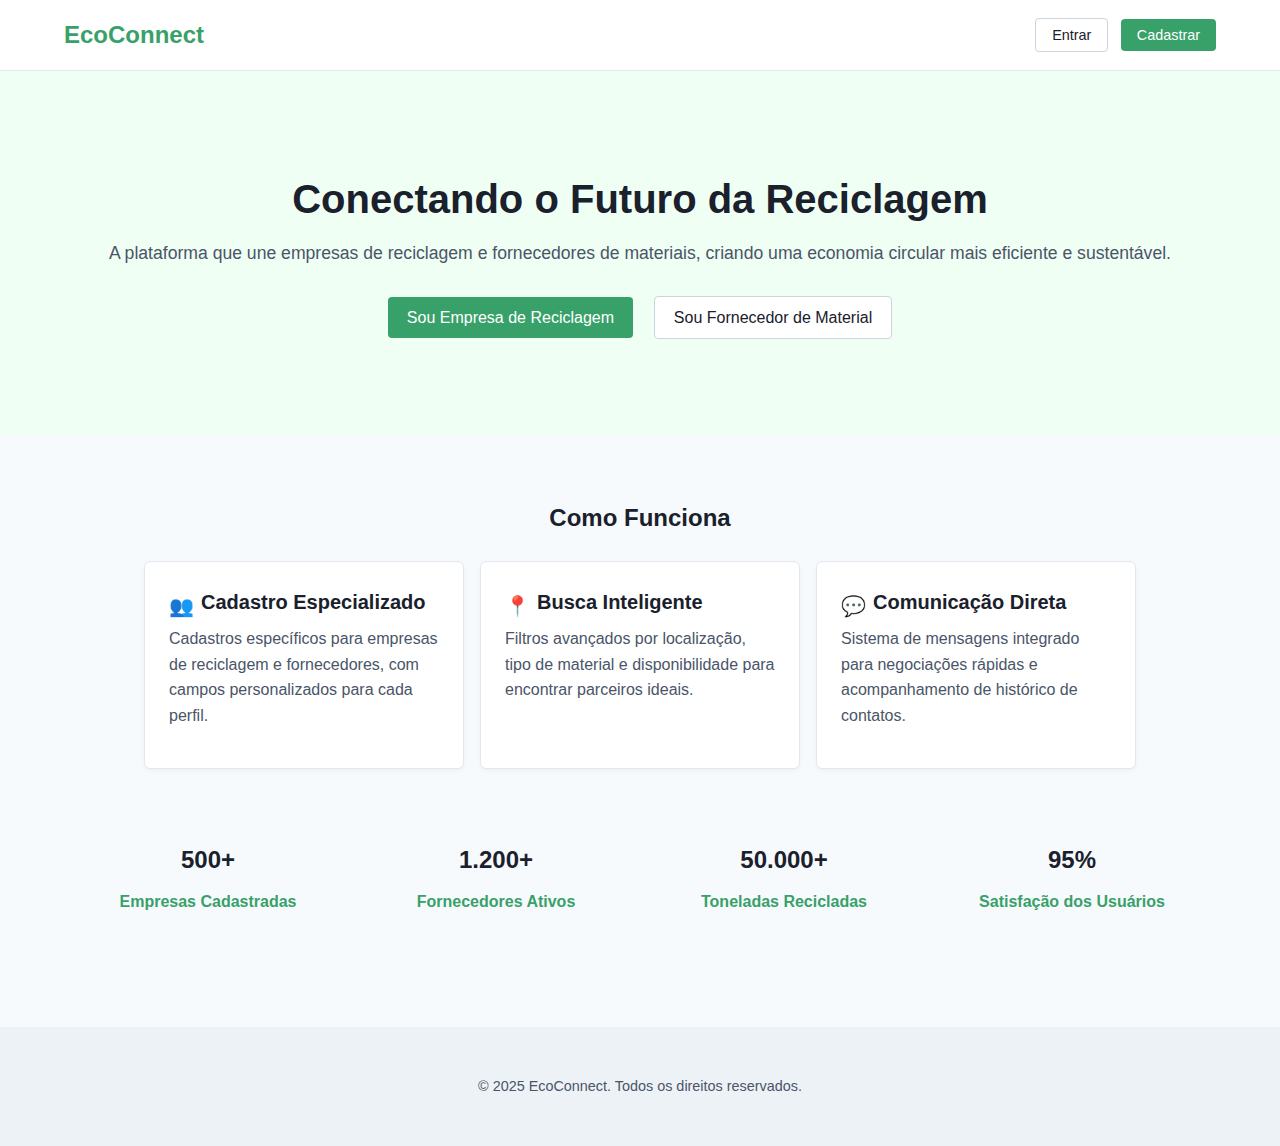
<file: index.html>
<!DOCTYPE html>
<html lang="pt-BR">
<head>
  <meta charset="UTF-8" />
  <meta name="viewport" content="width=device-width, initial-scale=1.0" />
  <title>EcoConnect – Conectando o Futuro da Reciclagem</title>
  <link rel="stylesheet" href="css/style.css" />
</head>
<body>
 
  <header class="site-header">
    <div class="container">
      <a href="index.html" class="logo">EcoConnect</a>
      <div class="nav-buttons">
        <a href="login.html" class="login">Entrar</a>
        <a href="register.html" class="signup">Cadastrar</a>
      </div>
    </div>
  </header>

  
  <section class="hero-section">
    <div class="container">
      <h1>Conectando o Futuro da Reciclagem</h1>
      <p class="subtitle">
        A plataforma que une empresas de reciclagem e fornecedores de materiais,
        criando uma economia circular mais eficiente e sustentável.
      </p>
      <div class="hero-buttons">
        <button class="btn-primary" onclick="location.href='register.html#empresa'">
          Sou Empresa de Reciclagem
        </button>
        <button class="btn-secondary" onclick="location.href='register.html#fornecedor'">
          Sou Fornecedor de Material
        </button>
      </div>
    </div>
  </section>

  
  <section class="how-it-works">
    <div class="container">
      <h2>Como Funciona</h2>
      <div class="features-grid">
        <div class="feature-card card">
          <h3>
            <span class="icon green">👥</span>
            Cadastro Especializado
          </h3>
          <p>
            Cadastros específicos para empresas de reciclagem e fornecedores, com
            campos personalizados para cada perfil.
          </p>
        </div>
        <div class="feature-card card">
          <h3>
            <span class="icon blue">📍</span>
            Busca Inteligente
          </h3>
          <p>
            Filtros avançados por localização, tipo de material e disponibilidade
            para encontrar parceiros ideais.
          </p>
        </div>
        <div class="feature-card card">
          <h3>
            <span class="icon purple">💬</span>
            Comunicação Direta
          </h3>
          <p>
            Sistema de mensagens integrado para negociações rápidas e acompanhamento
            de histórico de contatos.
          </p>
        </div>
      </div>

     
      <div class="metrics">
        <div class="metric">
          <h3>500+</h3>
          <p>Empresas Cadastradas</p>
        </div>
        <div class="metric">
          <h3>1.200+</h3>
          <p>Fornecedores Ativos</p>
        </div>
        <div class="metric">
          <h3>50.000+</h3>
          <p>Toneladas Recicladas</p>
        </div>
        <div class="metric">
          <h3>95%</h3>
          <p>Satisfação dos Usuários</p>
        </div>
      </div>
    </div>
  </section>

 
  <footer class="site-footer">
    <div class="container">
      © 2025 EcoConnect. Todos os direitos reservados.
    </div>
  </footer>
</body>
</html>
</file>
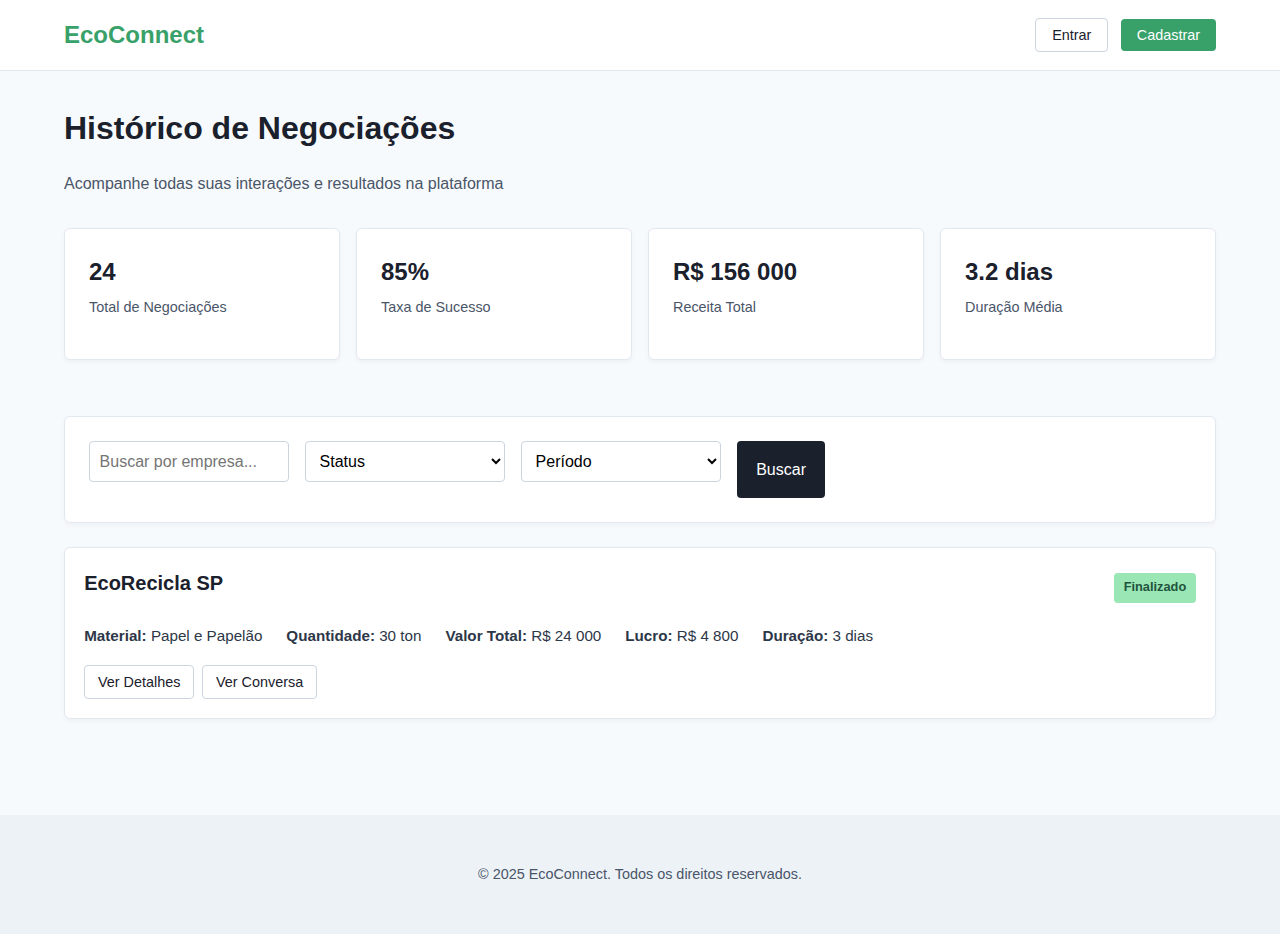
<file: history.html>
<!DOCTYPE html>
<html lang="pt-BR">
<head>
  <meta charset="UTF-8" />
  <meta name="viewport" content="width=device-width, initial-scale=1.0" />
  <title>EcoConnect – Histórico de Negociações</title>
  <link rel="stylesheet" href="css/style.css" />
</head>
<body>
  <!-- ========== HEADER COMUM ========== -->
  <header class="site-header">
    <div class="container">
      <a href="index.html" class="logo">EcoConnect</a>
      <div class="nav-buttons">
        <a href="login.html" class="login">Entrar</a>
        <a href="register.html" class="signup">Cadastrar</a>
      </div>
    </div>
  </header>

  <div class="container">
    <h1>Histórico de Negociações</h1>
    <p style="color: var(--gray-600); margin-bottom: 2rem;">
      Acompanhe todas suas interações e resultados na plataforma
    </p>

    <!-- ========== CARTÕES DE ESTATÍSTICAS ========== -->
    <div class="stats-cards">
      <div class="stat-card card stat">
        <h3>24</h3>
        <p>Total de Negociações</p>
      </div>
      <div class="stat-card card stat">
        <h3>85%</h3>
        <p>Taxa de Sucesso</p>
      </div>
      <div class="stat-card card stat">
        <h3>R$ 156 000</h3>
        <p>Receita Total</p>
      </div>
      <div class="stat-card card stat">
        <h3>3.2 dias</h3>
        <p>Duração Média</p>
      </div>
    </div>

    <!-- ========== FILTROS ========== -->
    <div class="card filters">
      <input
        type="text"
        id="filter-company"
        placeholder="Buscar por empresa..."
      />
      <select id="filter-status">
        <option value="">Status</option>
        <option>Finalizado</option>
        <option>Em Andamento</option>
        <option>Cancelado</option>
      </select>
      <select id="filter-period">
        <option value="">Período</option>
        <option>Últimos 7 dias</option>
        <option>Últimos 30 dias</option>
        <option>Último Ano</option>
      </select>
      <button id="btn-search-negotiations" class="btn-primary">
        Buscar
      </button>
    </div>

    <!-- ========== TABELA / LISTAGEM DE NEGOCIAÇÕES ========== -->
    <div id="negotiations-list">
      <!-- Card de Exemplo -->
      <div class="negotiation-card card">
        <div class="header">
          <h3>EcoRecicla SP</h3>
          <span class="badge-completed">Finalizado</span>
        </div>
        <div class="info">
          <span><strong>Material:</strong> Papel e Papelão</span>
          <span><strong>Quantidade:</strong> 30 ton</span>
          <span><strong>Valor Total:</strong> R$ 24 000</span>
          <span><strong>Lucro:</strong> R$ 4 800</span>
          <span><strong>Duração:</strong> 3 dias</span>
        </div>
        <div class="footer">
          <button class="btn-secondary">Ver Detalhes</button>
          <button class="btn-secondary">Ver Conversa</button>
        </div>
      </div>

      <!-- Demais cards seguem o mesmo padrão -->
    </div>
  </div>

  <footer class="site-footer">
    <div class="container">
      © 2025 EcoConnect. Todos os direitos reservados.
    </div>
  </footer>

  <script src="js/main.js"></script>
</body>
</html>
</file>
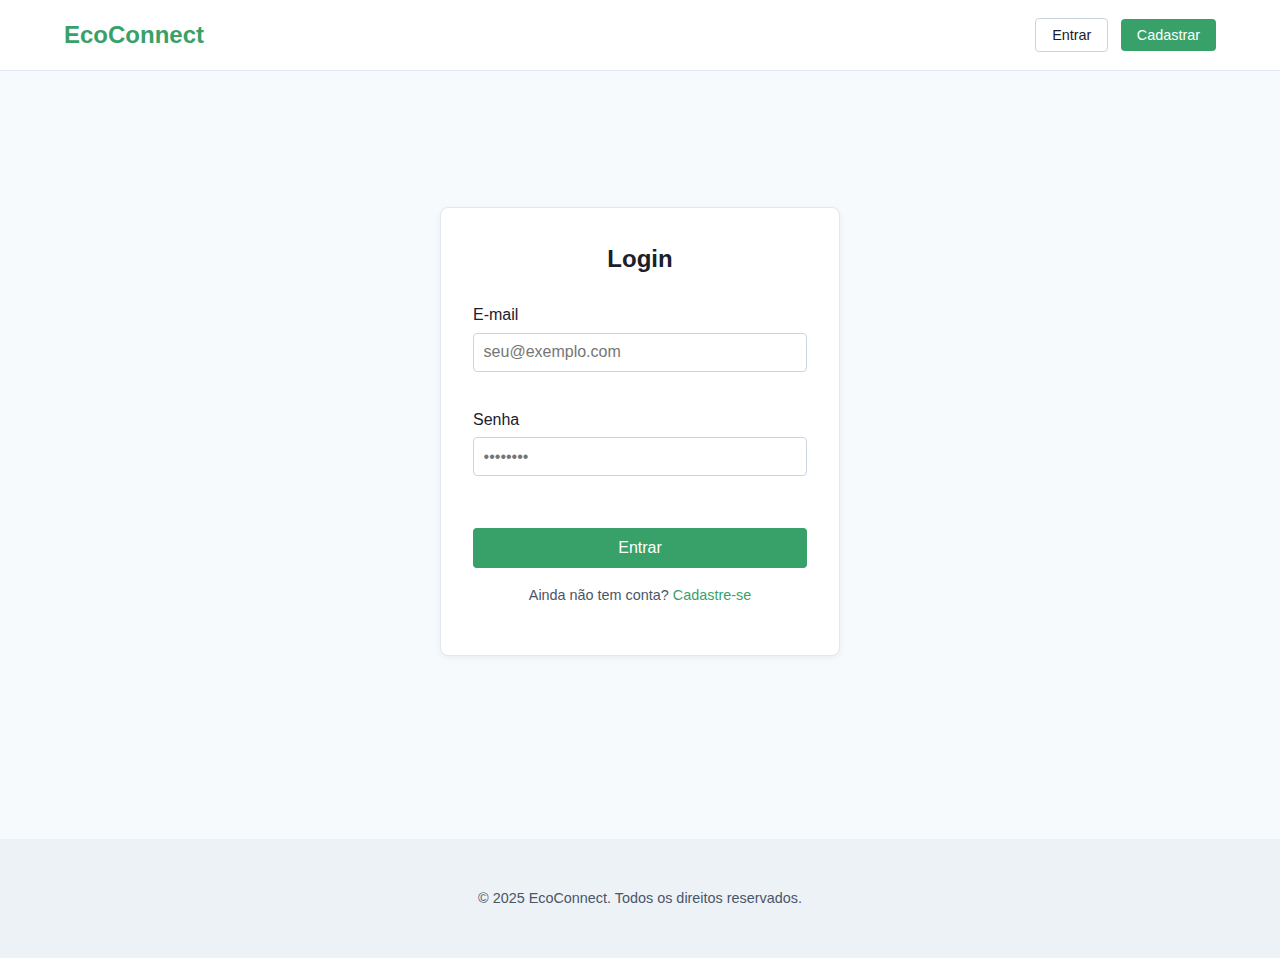
<file: login.html>
<!DOCTYPE html>
<html lang="pt-BR">
<head>
  <meta charset="UTF-8" />
  <meta name="viewport" content="width=device-width, initial-scale=1.0" />
  <title>EcoConnect – Login</title>
  <link rel="stylesheet" href="css/style.css" />
  <style>
    /* Estilização rápida para centralizar o form de login */
    .login-container {
      display: flex;
      align-items: center;
      justify-content: center;
      min-height: 80vh;
    }
    .login-box {
      background-color: var(--white);
      border: 1px solid var(--gray-200);
      border-radius: 8px;
      padding: 2rem;
      max-width: 400px;
      width: 100%;
      box-shadow: 0 2px 6px rgba(0,0,0,0.05);
    }
    .login-box h2 {
      text-align: center;
      margin-bottom: 1.5rem;
      color: var(--gray-800);
    }
    .login-box .form-group {
      margin-bottom: 1.2rem;
    }
    .login-box label {
      display: block;
      margin-bottom: 0.3rem;
      font-weight: 500;
    }
    .login-box input[type="email"],
    .login-box input[type="password"] {
      width: 100%;
      padding: 0.6rem;
      border: 1px solid var(--gray-300);
      border-radius: 4px;
      font-size: 1rem;
    }
    .login-box input:focus {
      outline: none;
      border-color: var(--green-500);
    }
    .login-box .btn-login {
      background-color: var(--green-500);
      color: var(--white);
      width: 100%;
      padding: 0.7rem;
      font-size: 1rem;
      border-radius: 4px;
      border: none;
      margin-top: 1rem;
    }
    .login-box .btn-login:hover {
      background-color: #2f855a;
    }
    .login-box .error {
      color: #e53e3e;
      font-size: 0.9rem;
      margin-top: 0.6rem;
      text-align: center;
    }
    .login-box .link-cad {
      text-align: center;
      margin-top: 1rem;
      font-size: 0.9rem;
      color: var(--gray-600);
    }
    .login-box .link-cad a {
      color: var(--green-500);
      text-decoration: none;
    }
    .login-box .link-cad a:hover {
      text-decoration: underline;
    }
  </style>
</head>
<body>
  <!-- HEADER IGUAL ÀS DEMAIS PÁGINAS, COM “Entrar” APONTANDO PARA login.html -->
  <header class="site-header">
    <div class="container">
      <a href="index.html" class="logo">EcoConnect</a>
      <div class="nav-buttons">
        <a href="login.html" class="login">Entrar</a>
        <a href="register.html" class="signup">Cadastrar</a>
      </div>
    </div>
  </header>

  <!-- CAIXA CENTRAL DE LOGIN -->
  <div class="login-container">
    <div class="login-box">
      <h2>Login</h2>
      <form id="form-login">
        <div class="form-group">
          <label for="login-email">E-mail</label>
          <input type="email" id="login-email" placeholder="seu@exemplo.com" required />
        </div>
        <div class="form-group">
          <label for="login-senha">Senha</label>
          <input type="password" id="login-senha" placeholder="••••••••" required />
        </div>
        <div id="login-error" class="error" style="display: none;">
          <!-- Mensagem de erro aparece aqui via JS -->
        </div>
        <button type="submit" class="btn-login">Entrar</button>
        <p class="link-cad">
          Ainda não tem conta? <a href="register.html">Cadastre-se</a>
        </p>
      </form>
    </div>
  </div>

  <!-- FOOTER OPCIONAL -->
  <footer class="site-footer">
    <div class="container">
      © 2025 EcoConnect. Todos os direitos reservados.
    </div>
  </footer>

  <script src="js/main.js"></script>
</body>
</html>
</file>
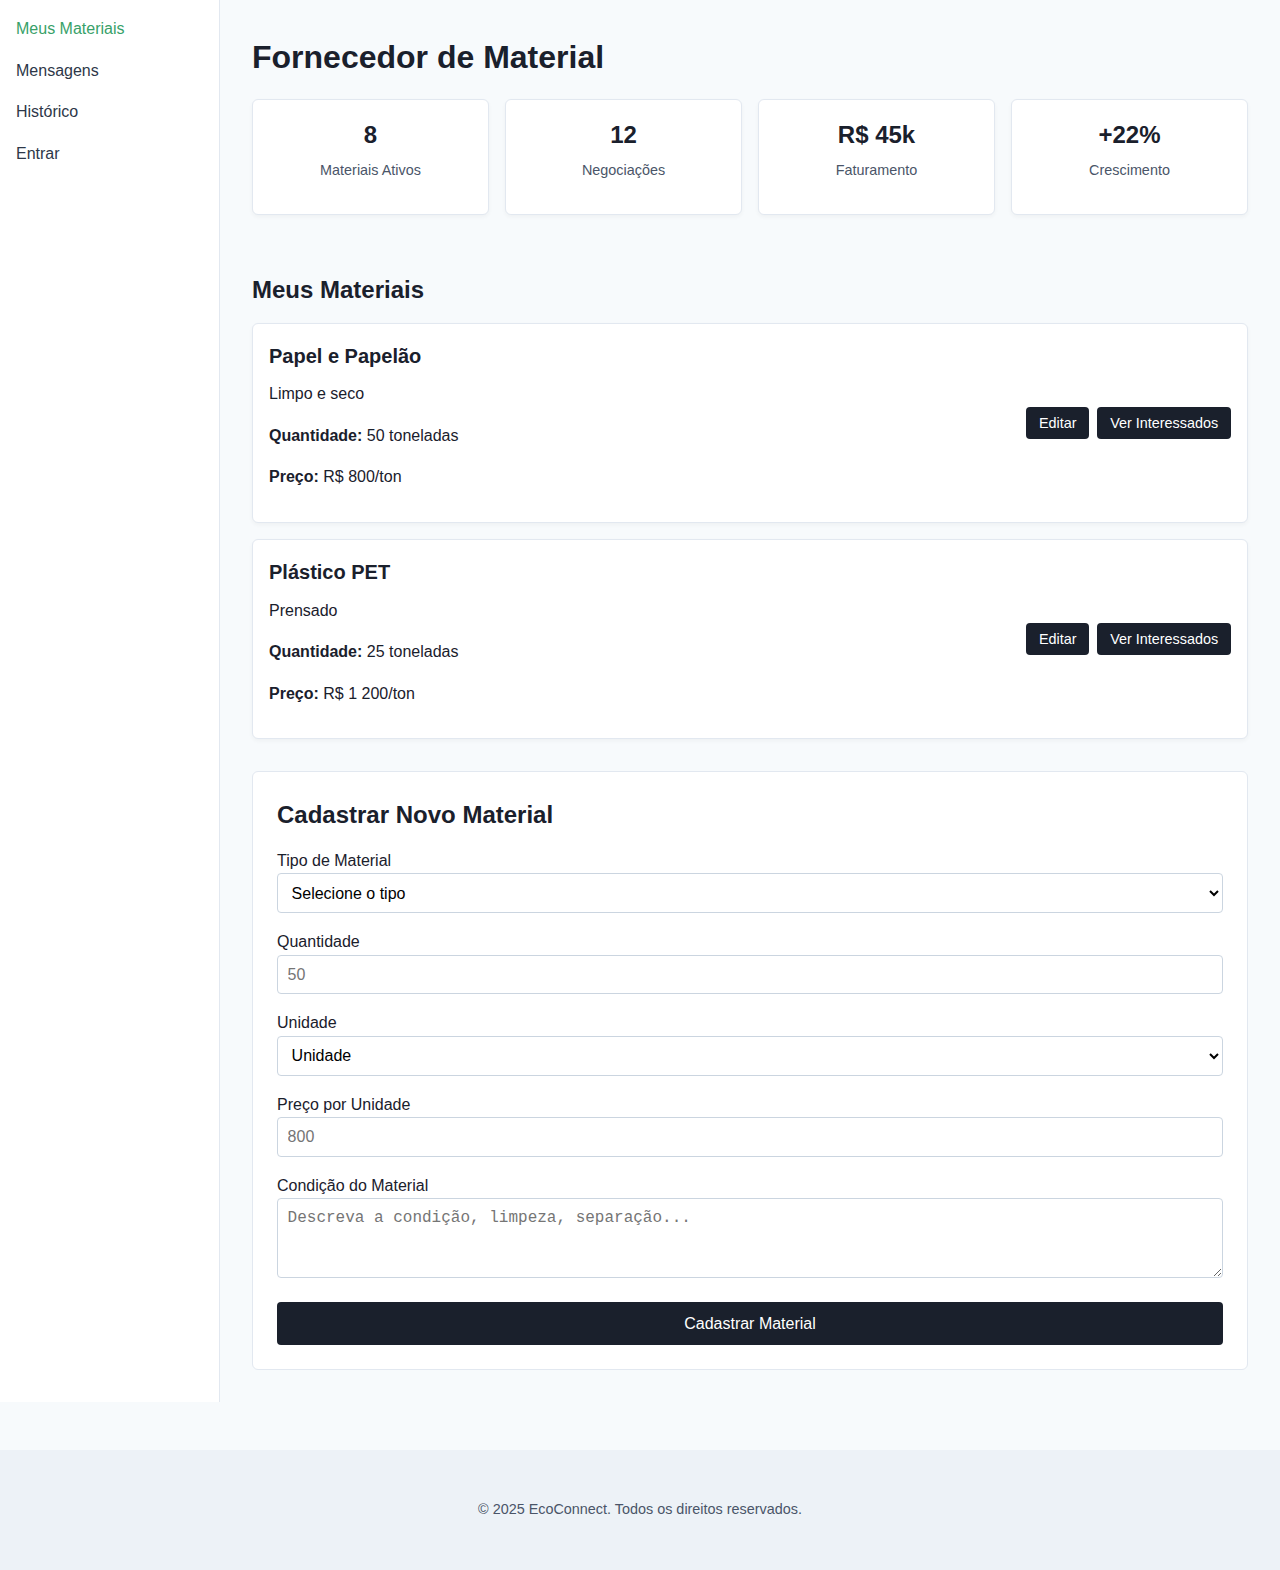
<file: materials.html>
<!DOCTYPE html>
<html lang="pt-BR">
<head>
  <meta charset="UTF-8" />
  <meta name="viewport" content="width=device-width, initial-scale=1.0" />
  <title>EcoConnect – Meus Materiais</title>
  <link rel="stylesheet" href="css/style.css" />
  <style>
    /* Ajuste específico para deixar o layout lado a lado */
    .layout {
      display: flex;
      min-height: 100vh;
    }
  </style>
</head>
<body>
  <div class="layout">
    <!-- ========== SIDEBAR ========== -->
    <nav class="sidebar">
      <ul>
        <li><a href="materials.html" class="active">Meus Materiais</a></li>
        <li><a href="messages.html">Mensagens</a></li>
        <li><a href="history.html">Histórico</a></li>
        <li><a href="login.html" class="login">Entrar</a></li>
      </ul>
    </nav>

    <!-- ========== CONTEÚDO PRINCIPAL ========== -->
    <div class="main-content">
      <h1>Fornecedor de Material</h1>

      <!-- ===== TOP STATS ===== -->
      <div class="top-stats">
        <div class="stat card">
          <h3>8</h3>
          <p>Materiais Ativos</p>
        </div>
        <div class="stat card">
          <h3>12</h3>
          <p>Negociações</p>
        </div>
        <div class="stat card">
          <h3>R$ 45k</h3>
          <p>Faturamento</p>
        </div>
        <div class="stat card">
          <h3>+22%</h3>
          <p>Crescimento</p>
        </div>
      </div>

      <!-- ===== LISTA DE MATERIAIS ATIVOS ===== -->
      <section class="material-list">
        <h2>Meus Materiais</h2>

        <!-- Card de Material Exemplo -->
        <div class="material-card card">
          <div class="details">
            <h3>Papel e Papelão</h3>
            <p>Limpo e seco</p>
            <p><strong>Quantidade:</strong> 50 toneladas</p>
            <p><strong>Preço:</strong> R$ 800/ton</p>
          </div>
          <div class="actions">
            <button class="btn-edit">Editar</button>
            <button class="btn-interested">Ver Interessados</button>
          </div>
        </div>

        <div class="material-card card">
          <div class="details">
            <h3>Plástico PET</h3>
            <p>Prensado</p>
            <p><strong>Quantidade:</strong> 25 toneladas</p>
            <p><strong>Preço:</strong> R$ 1 200/ton</p>
          </div>
          <div class="actions">
            <button class="btn-edit">Editar</button>
            <button class="btn-interested">Ver Interessados</button>
          </div>
        </div>

        <!-- Demais cards seguem mesmo padrão -->
      </section>

      <!-- ===== FORMULÁRIO DE NOVO MATERIAL ===== -->
      <section class="form-new-material">
        <h2>Cadastrar Novo Material</h2>
        <form>
          <label for="material-type">Tipo de Material</label>
          <select id="material-type">
            <option value="">Selecione o tipo</option>
            <option>Papel e Papelão</option>
            <option>Plástico PET</option>
            <option>Vidro</option>
            <option>Alumínio</option>
            <!-- e assim por diante -->
          </select>

          <label for="material-quantity">Quantidade</label>
          <input type="number" id="material-quantity" placeholder="50" />

          <label for="material-unit">Unidade</label>
          <select id="material-unit">
            <option value="">Unidade</option>
            <option>toneladas</option>
            <option>kg</option>
          </select>

          <label for="material-price">Preço por Unidade</label>
          <input
            type="number"
            id="material-price"
            placeholder="800"
            step="0.01"
          />

          <label for="material-condition">Condição do Material</label>
          <textarea
            id="material-condition"
            class="form-textarea"
            placeholder="Descreva a condição, limpeza, separação..."
          ></textarea>

          <button id="btn-add-material" class="btn-submit">Cadastrar Material</button>
        </form>
      </section>
    </div>
  </div>

  <footer class="site-footer">
    <div class="container">
      © 2025 EcoConnect. Todos os direitos reservados.
    </div>
  </footer>

  <script src="js/main.js"></script>
</body>
</html>
</file>
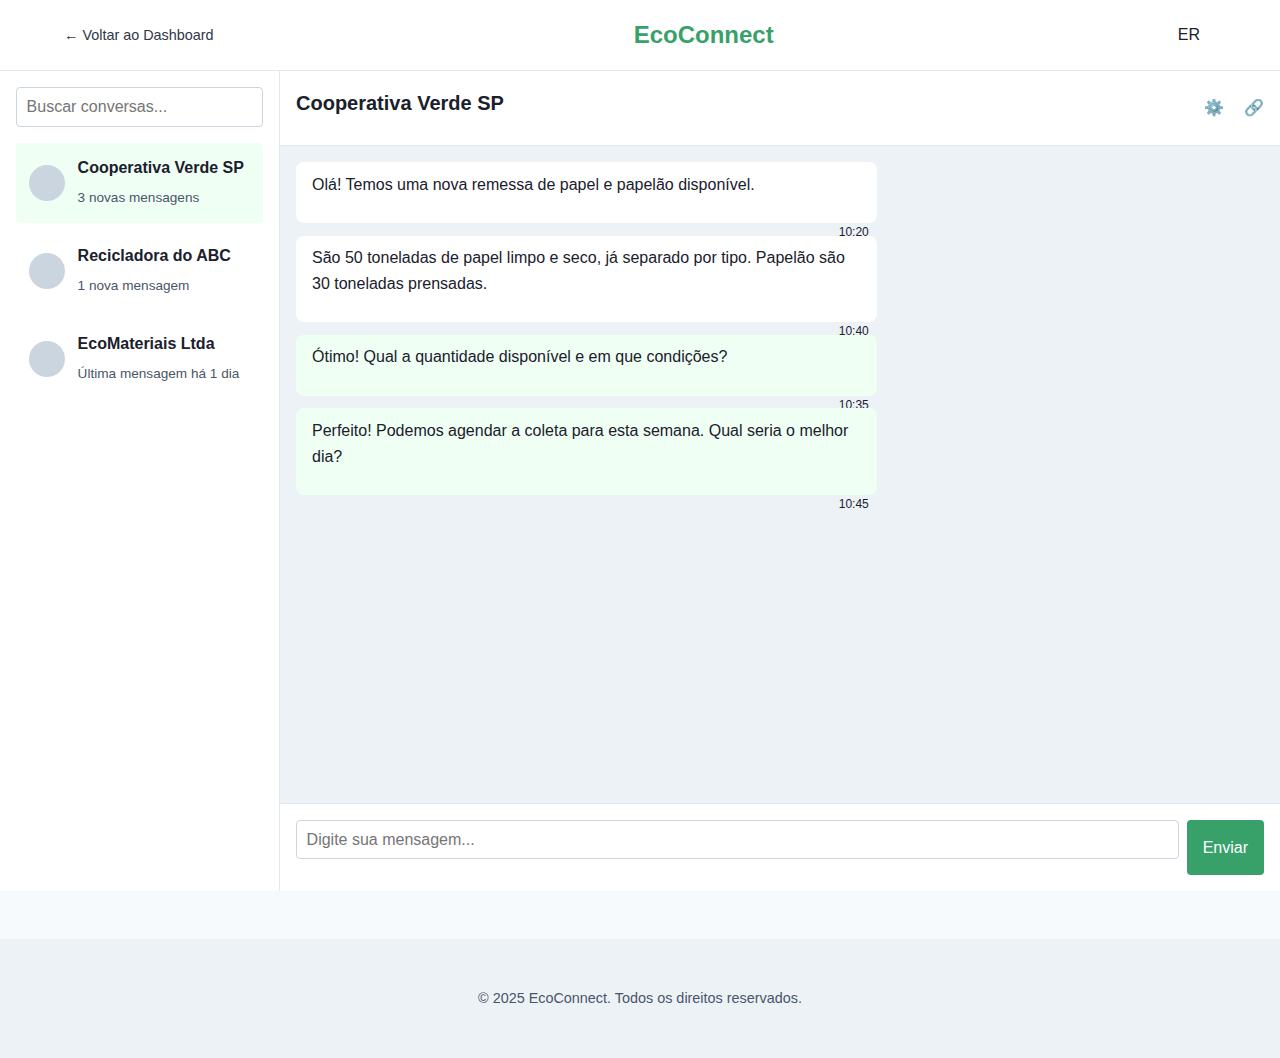
<file: messages.html>
<!DOCTYPE html>
<html lang="pt-BR">
<head>
  <meta charset="UTF-8" />
  <meta name="viewport" content="width=device-width, initial-scale=1.0" />
  <title>EcoConnect – Mensagens</title>
  <link rel="stylesheet" href="css/style.css" />
</head>
<body>
  
  <header class="site-header">
    <div class="container">
      <a href="materials.html" style="text-decoration:none; color: var(--gray-700); font-size: 0.9rem;">
        ← Voltar ao Dashboard
      </a>
      <a href="login.html" class="logo" style="margin-left: 1rem;">EcoConnect</a>
      <div class="nav-buttons">
       
        <span style="margin-right:1rem;">ER</span> 
      </div>
    </div>
  </header>

  <div class="chat-container">
    
    <div class="chat-sidebar">
      <input
        type="text"
        placeholder="Buscar conversas..."
        style="margin-bottom: 1rem; padding: 0.6rem; border: 1px solid var(--gray-300); border-radius: 4px;"
      />

      <div class="conversation-list">
       
        <div class="conversation-item active">
          <div class="avatar"></div>
          <div class="info">
            <h4>Cooperativa Verde SP</h4>
            <span>3 novas mensagens</span>
          </div>
        </div>
        <div class="conversation-item">
          <div class="avatar"></div>
          <div class="info">
            <h4>Recicladora do ABC</h4>
            <span>1 nova mensagem</span>
          </div>
        </div>
        <div class="conversation-item">
          <div class="avatar"></div>
          <div class="info">
            <h4>EcoMateriais Ltda</h4>
            <span>Última mensagem há 1 dia</span>
          </div>
        </div>
        
      </div>
    </div>

    
    <div class="chat-main">
      
      <div class="chat-header">
        <h3 id="chat-header-name">Cooperativa Verde SP</h3>
        <div>
          <span style="cursor:pointer; margin-right:1rem;">⚙️</span>
          <span style="cursor:pointer;">🔗</span>
        </div>
      </div>

    
      <div class="chat-messages">
       
        <div class="message receiver">
          <p>Olá! Temos uma nova remessa de papel e papelão disponível.</p>
          <span class="timestamp">10:20</span>
        </div>
        <div class="message receiver">
          <p>
            São 50 toneladas de papel limpo e seco, já separado por tipo. Papelão
            são 30 toneladas prensadas.
          </p>
          <span class="timestamp">10:40</span>
        </div>

        
        <div class="message sender">
          <p>
            Ótimo! Qual a quantidade disponível e em que condições?
          </p>
          <span class="timestamp">10:35</span>
        </div>
        <div class="message sender">
          <p>
            Perfeito! Podemos agendar a coleta para esta semana. Qual seria o
            melhor dia?
          </p>
          <span class="timestamp">10:45</span>
        </div>
      </div>

      
      <div class="chat-input-area">
        <input
          type="text"
          id="input-message"
          placeholder="Digite sua mensagem..."
        />
        <button id="btn-send-msg">
          Enviar
        </button>
      </div>
    </div>
  </div>

  <footer class="site-footer">
    <div class="container">
      © 2025 EcoConnect. Todos os direitos reservados.
    </div>
  </footer>

  <script src="js/main.js"></script>
</body>
</html>
</file>
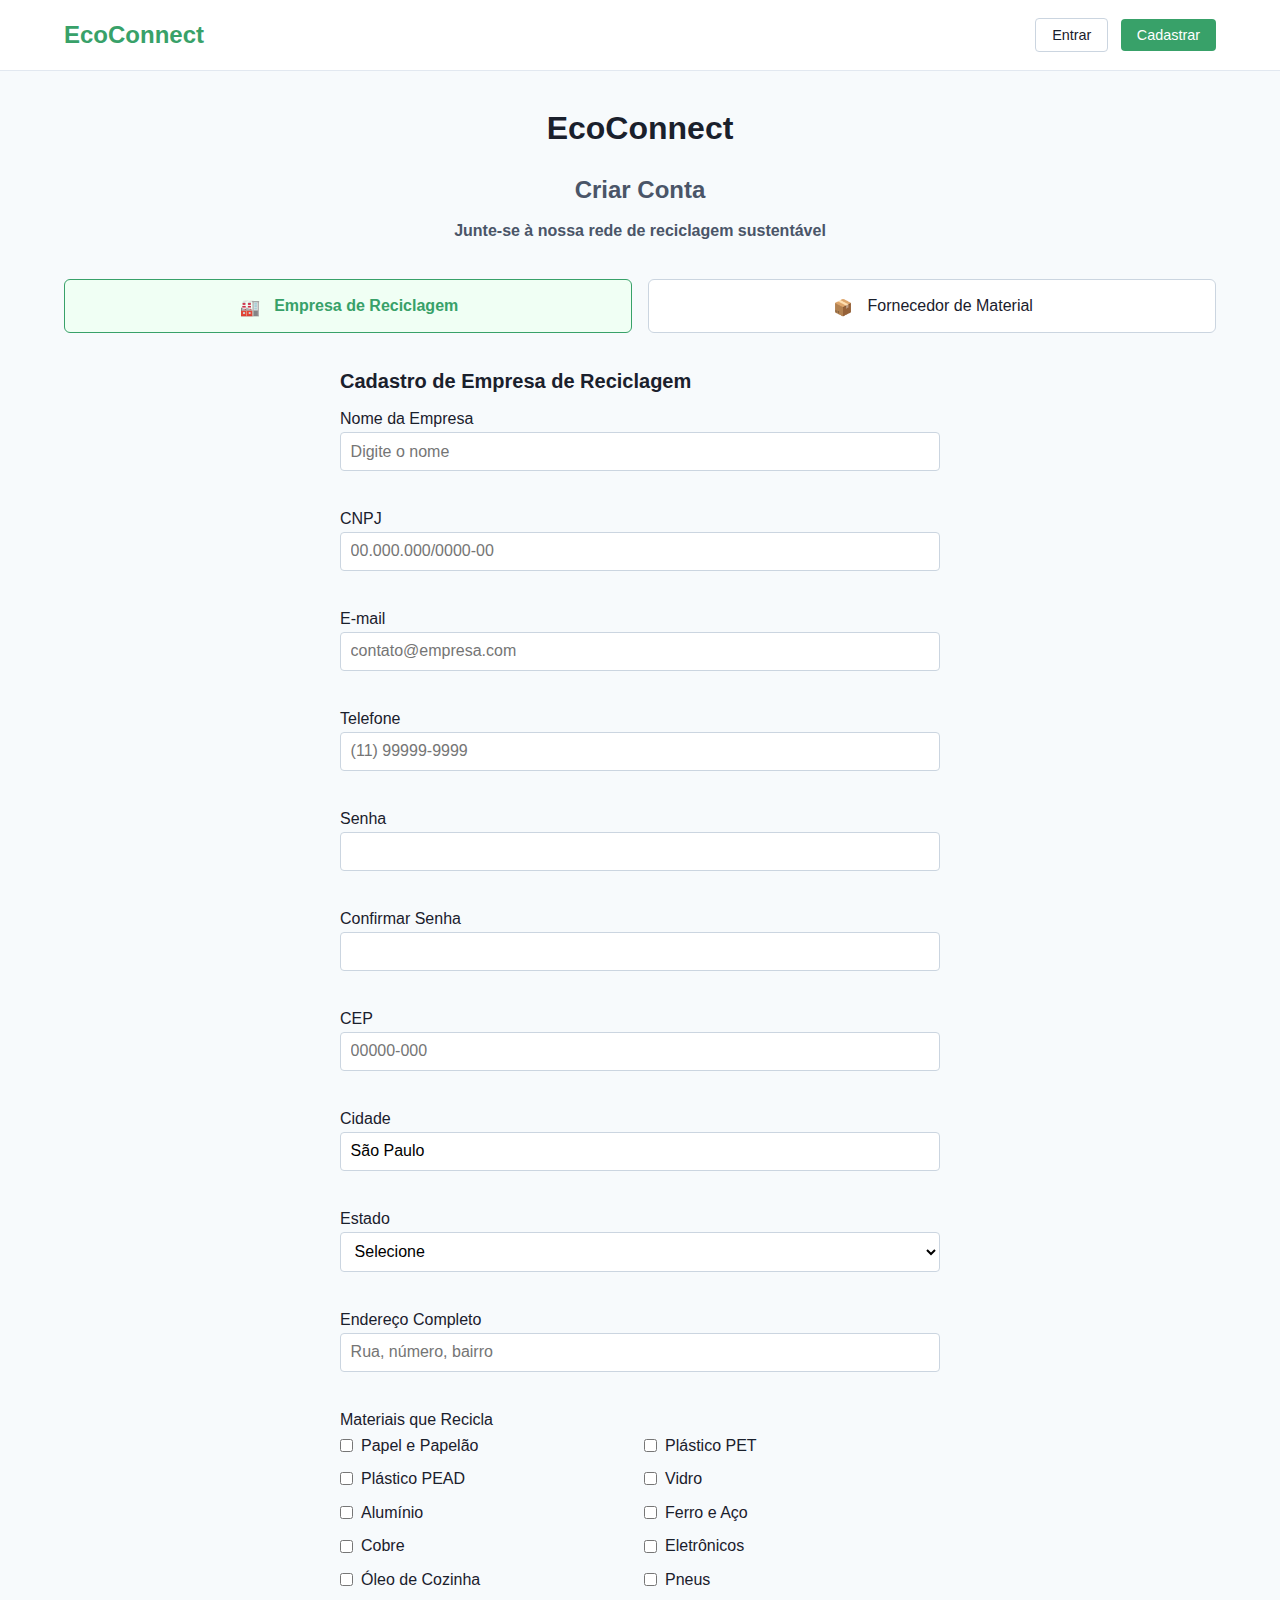
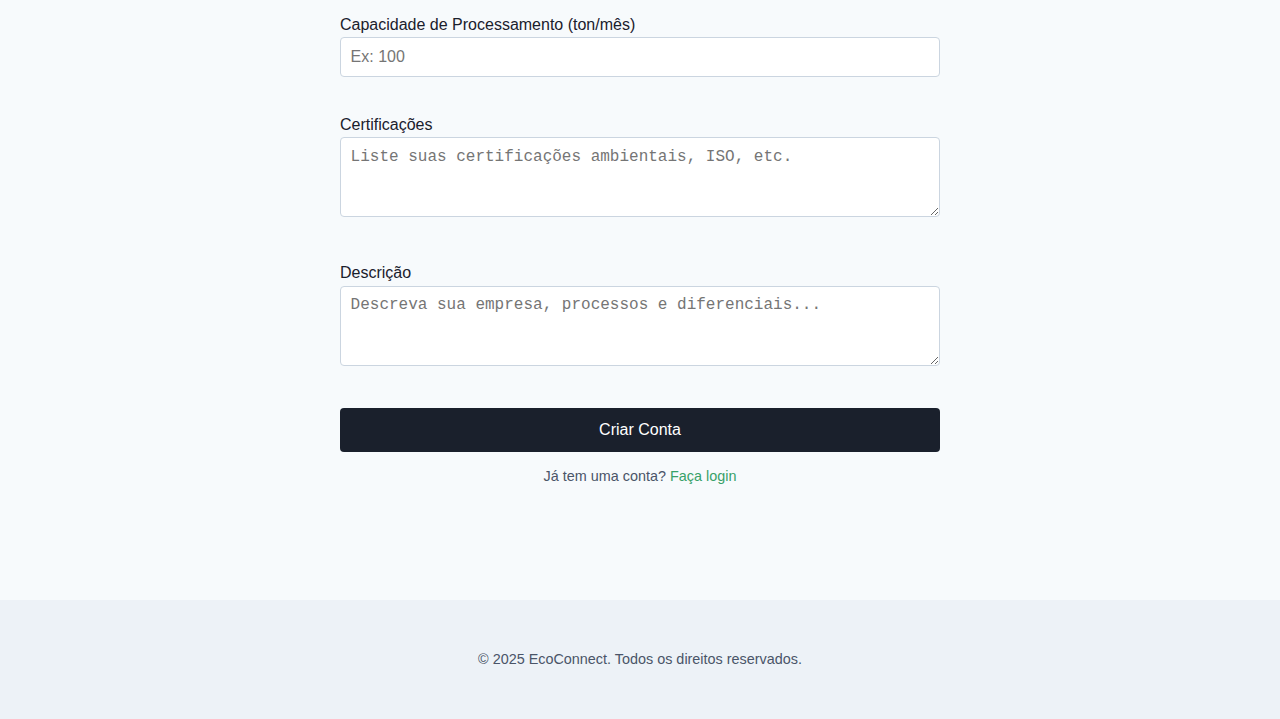
<file: register.html>
<!DOCTYPE html>
<html lang="pt-BR">
<head>
  <meta charset="UTF-8" />
  <meta name="viewport" content="width=device-width, initial-scale=1.0" />
  <title>EcoConnect – Criar Conta</title>
  <link rel="stylesheet" href="css/style.css" />
</head>
<body>
  <!-- ========== HEADER COMUM ========== -->
  <header class="site-header">
    <div class="container">
      <a href="index.html" class="logo">EcoConnect</a>
      <div class="nav-buttons">
        <a href="login.html" class="login">Entrar</a>
        <a href="register.html" class="signup">Cadastrar</a>
      </div>
    </div>
  </header>

  <div class="container">
    <h1 style="text-align: center; margin-bottom: 1rem;">EcoConnect</h1>
    <h2 style="text-align: center; margin-bottom: 2rem; color: var(--gray-600);">
      Criar Conta
      <br />
      <span style="font-size: 1rem; color: var(--gray-500);">
        Junte-se à nossa rede de reciclagem sustentável
      </span>
    </h2>

    <!-- ========== ABAS “Empresa de Reciclagem” e “Fornecedor de Material” ========== -->
    <div class="tabs">
      <div class="tab active" data-target="section-empresa">
        <span class="icon green">🏭</span>
        Empresa de Reciclagem
      </div>
      <div class="tab" data-target="section-fornecedor">
        <span class="icon blue">📦</span>
        Fornecedor de Material
      </div>
    </div>

    <!-- ========== FORMULÁRIOS ========= -->
    <form id="form-registro">
      <!-- --------- FORMULÁRIO: Empresa de Reciclagem --------- -->
      <div id="section-empresa" class="form-section active">
        <h3>Cadastro de Empresa de Reciclagem</h3>

        <!-- Informações Básicas -->
        <div class="form-group">
          <label for="empresa-name">Nome da Empresa</label>
          <input type="text" id="empresa-name" placeholder="Digite o nome" />
        </div>
        <div class="form-group">
          <label for="empresa-cnpj">CNPJ</label>
          <input type="text" id="empresa-cnpj" placeholder="00.000.000/0000-00" />
        </div>
        <div class="form-group">
          <label for="empresa-email">E-mail</label>
          <input type="email" id="empresa-email" placeholder="contato@empresa.com" />
        </div>
        <div class="form-group">
          <label for="empresa-tel">Telefone</label>
          <input type="tel" id="empresa-tel" placeholder="(11) 99999-9999" />
        </div>
        <div class="form-group">
          <label for="empresa-senha">Senha</label>
          <input type="password" id="empresa-senha" />
        </div>
        <div class="form-group">
          <label for="empresa-confirm-senha">Confirmar Senha</label>
          <input type="password" id="empresa-confirm-senha" />
        </div>

        <!-- Localização -->
        <div class="form-group">
          <label for="empresa-cep">CEP</label>
          <input type="text" id="empresa-cep" placeholder="00000-000" />
        </div>
        <div class="form-group">
          <label for="empresa-cidade">Cidade</label>
          <input type="text" id="empresa-cidade" value="São Paulo" readonly />
        </div>
        <div class="form-group">
          <label for="empresa-estado">Estado</label>
          <select id="empresa-estado">
            <option value="">Selecione</option>
            <option>SP</option>
            <option>RJ</option>
            <option>MG</option>
            <!-- outras opções -->
          </select>
        </div>
        <div class="form-group">
          <label for="empresa-endereco">Endereço Completo</label>
          <input type="text" id="empresa-endereco" placeholder="Rua, número, bairro" />
        </div>

        <!-- Materiais que Recicla -->
        <div class="form-group">
          <label>Materiais que Recicla</label>
          <div class="form-checkboxes">
            <label><input type="checkbox" value="Papel e Papelão" /> Papel e Papelão</label>
            <label><input type="checkbox" value="Plástico PET" /> Plástico PET</label>
            <label><input type="checkbox" value="Plástico PEAD" /> Plástico PEAD</label>
            <label><input type="checkbox" value="Vidro" /> Vidro</label>
            <label><input type="checkbox" value="Alumínio" /> Alumínio</label>
            <label><input type="checkbox" value="Ferro e Aço" /> Ferro e Aço</label>
            <label><input type="checkbox" value="Cobre" /> Cobre</label>
            <label><input type="checkbox" value="Eletrônicos" /> Eletrônicos</label>
            <label><input type="checkbox" value="Óleo de Cozinha" /> Óleo de Cozinha</label>
            <label><input type="checkbox" value="Pneus" /> Pneus</label>
          </div>
        </div>

        <!-- Informações da Empresa -->
        <div class="form-group">
          <label for="empresa-capacidade">Capacidade de Processamento (ton/mês)</label>
          <input type="number" id="empresa-capacidade" placeholder="Ex: 100" />
        </div>
        <div class="form-group">
          <label for="empresa-certificacoes">Certificações</label>
          <textarea
            id="empresa-certificacoes"
            class="form-textarea"
            placeholder="Liste suas certificações ambientais, ISO, etc."
          ></textarea>
        </div>
        <div class="form-group">
          <label for="empresa-descricao">Descrição</label>
          <textarea
            id="empresa-descricao"
            class="form-textarea"
            placeholder="Descreva sua empresa, processos e diferenciais..."
          ></textarea>
        </div>

        <input type="submit" class="btn-submit" value="Criar Conta" />
        <p class="link-login">
          Já tem uma conta? <a href="index.html">Faça login</a>
        </p>
      </div>

      <!-- --------- FORMULÁRIO: Fornecedor de Material --------- -->
      <div id="section-fornecedor" class="form-section">
        <h3>Cadastro de Fornecedor de Material</h3>

        <!-- Informações Básicas -->
        <div class="form-group">
          <label for="forn-name">Nome / Razão Social</label>
          <input type="text" id="forn-name" placeholder="Digite o nome" />
        </div>
        <div class="form-group">
          <label for="forn-cnpj">CNPJ</label>
          <input type="text" id="forn-cnpj" placeholder="00.000.000/0000-00" />
        </div>
        <div class="form-group">
          <label for="forn-email">E-mail</label>
          <input type="email" id="forn-email" placeholder="contato@empresa.com" />
        </div>
        <div class="form-group">
          <label for="forn-tel">Telefone</label>
          <input type="tel" id="forn-tel" placeholder="(11) 99999-9999" />
        </div>
        <div class="form-group">
          <label for="forn-senha">Senha</label>
          <input type="password" id="forn-senha" />
        </div>
        <div class="form-group">
          <label for="forn-confirm-senha">Confirmar Senha</label>
          <input type="password" id="forn-confirm-senha" />
        </div>

        <!-- Localização -->
        <div class="form-group">
          <label for="forn-cep">CEP</label>
          <input type="text" id="forn-cep" placeholder="00000-000" />
        </div>
        <div class="form-group">
          <label for="forn-cidade">Cidade</label>
          <input type="text" id="forn-cidade" value="São Paulo" readonly />
        </div>
        <div class="form-group">
          <label for="forn-estado">Estado</label>
          <select id="forn-estado">
            <option value="">Selecione</option>
            <option>SP</option>
            <option>RJ</option>
            <option>MG</option>
            <!-- outras opções -->
          </select>
        </div>
        <div class="form-group">
          <label for="forn-endereco">Endereço Completo</label>
          <input type="text" id="forn-endereco" placeholder="Rua, número, bairro" />
        </div>

        <!-- Materiais que Fornece -->
        <div class="form-group">
          <label>Materiais que Forneço</label>
          <div class="form-checkboxes">
            <label><input type="checkbox" value="Papel e Papelão" /> Papel e Papelão</label>
            <label><input type="checkbox" value="Plástico PET" /> Plástico PET</label>
            <label><input type="checkbox" value="Plástico PEAD" /> Plástico PEAD</label>
            <label><input type="checkbox" value="Vidro" /> Vidro</label>
            <label><input type="checkbox" value="Alumínio" /> Alumínio</label>
            <label><input type="checkbox" value="Ferro e Aço" /> Ferro e Aço</label>
            <label><input type="checkbox" value="Cobre" /> Cobre</label>
            <label><input type="checkbox" value="Eletrônicos" /> Eletrônicos</label>
            <label><input type="checkbox" value="Óleo de Cozinha" /> Óleo de Cozinha</label>
            <label><input type="checkbox" value="Pneus" /> Pneus</label>
          </div>
        </div>

        <!-- Informações do Fornecedor -->
        <div class="form-group">
          <label for="forn-volume">Volume Médio Mensal (ton)</label>
          <input type="number" id="forn-volume" placeholder="Ex: 50" />
        </div>
        <div class="form-group">
          <label for="forn-forma-pagto">Forma de Coleta / Pagamento</label>
          <select id="forn-forma-pagto">
            <option value="">Selecione</option>
            <option>À vista</option>
            <option>30 dias</option>
            <option>45 dias</option>
            <option>60 dias</option>
          </select>
        </div>
        <div class="form-group">
          <label for="forn-descricao">Descrição</label>
          <textarea
            id="forn-descricao"
            class="form-textarea"
            placeholder="Descreva suas condições, região e detalhes..."
          ></textarea>
        </div>

        <input type="submit" class="btn-submit" value="Criar Conta" />
        <p class="link-login">
          Já tem uma conta? <a href="index.html">Faça login</a>
        </p>
      </div>
    </form>
  </div>

  <!-- ========== FOOTER ========== -->
  <footer class="site-footer">
    <div class="container">
      © 2025 EcoConnect. Todos os direitos reservados.
    </div>
  </footer>

  <script src="js/main.js"></script>
</body>
</html>
</file>
<file: css/style.css>
* {
  margin: 0;
  padding: 0;
  box-sizing: border-box;
}

html, body {
  font-family: "Inter", sans-serif;
  background-color: #f7fafc; 
  color: #1a202c;             
  line-height: 1.6;
}


:root {
  --green-500: #38a169;
  --green-100: #f0fff4;
  --green-200: #c6f6d5;
  --purple-500: #805ad5;
  --gray-100: #edf2f7;
  --gray-200: #e2e8f0;
  --gray-300: #cbd5e0;
  --gray-400: #a0aec0;
  --gray-600: #4a5568;
  --gray-700: #2d3748;
  --gray-800: #1a202c;
  --white: #ffffff;
  --black: #000000;
}


.container {
  width: 90%;
  max-width: 1200px;
  margin: 0 auto;
  padding: 2rem 0;
}


header.site-header {
  background-color: var(--white);
  border-bottom: 1px solid var(--gray-200);
}
header .container {
  display: flex;
  align-items: center;
  justify-content: space-between;
  padding: 1rem 0;
}
header .logo {
  font-size: 1.5rem;
  font-weight: 700;
  color: var(--green-500);
  text-decoration: none;
}
header .nav-buttons a {
  margin-left: 0.5rem;
  padding: 0.5rem 1rem;
  border-radius: 4px;
  text-decoration: none;
  font-size: 0.9rem;
  font-weight: 500;
}
header .nav-buttons a.login {
  background: transparent;
  color: var(--gray-800);
  border: 1px solid var(--gray-300);
}
header .nav-buttons a.signup {
  background: var(--green-500);
  color: var(--white);
  border: none;
}
header .nav-buttons a:hover {
  opacity: 0.9;
}


button,
input[type="submit"] {
  cursor: pointer;
  border: none;
  border-radius: 4px;
  font-size: 1rem;
  font-weight: 500;
}


input[type="text"],
input[type="email"],
input[type="password"],
input[type="tel"],
input[type="number"],
select,
textarea {
  width: 100%;
  padding: 0.6rem;
  border: 1px solid var(--gray-300);
  border-radius: 4px;
  font-size: 1rem;
  margin-bottom: 1rem;
  background-color: var(--white);
}
input:focus,
select:focus,
textarea:focus {
  outline: none;
  border-color: var(--green-500);
}


h1, h2, h3, h4 {
  color: var(--gray-800);
}
h1 {
  font-size: 2rem;
  margin-bottom: 1rem;
}
h2 {
  font-size: 1.5rem;
  margin-bottom: 0.8rem;
}
h3 {
  font-size: 1.25rem;
  margin-bottom: 0.6rem;
}
p {
  margin-bottom: 1rem;
}


.btn-primary {
  background-color: var(--green-500);
  color: var(--white);
  padding: 0.7rem 1.2rem;
  border-radius: 4px;
  transition: background-color 0.2s;
}
.btn-primary:hover {
  background-color: #2f855a;
}
.btn-secondary {
  background-color: var(--white);
  color: var(--gray-800);
  padding: 0.7rem 1.2rem;
  border: 1px solid var(--gray-300);
}
.btn-secondary:hover {
  background-color: var(--gray-100);
}


.card {
  background-color: var(--white);
  border: 1px solid var(--gray-200);
  border-radius: 6px;
  padding: 1.5rem;
  box-shadow: 0 2px 4px rgba(0,0,0,0.04);
  margin-bottom: 1.5rem;
}


.icon {
  width: 24px;
  height: 24px;
  display: inline-block;
  margin-right: 0.5rem;
  vertical-align: middle;
}
.icon.green { color: var(--green-500); }
.icon.purple { color: var(--purple-500); }
.icon.blue { color: #3182ce; }
.icon.gray { color: var(--gray-400); }


footer.site-footer {
  background-color: var(--gray-100);
  padding: 1rem 0;
  text-align: center;
  font-size: 0.9rem;
  color: var(--gray-600);
  margin-top: 3rem;
}


.hero-section {
  text-align: center;
  padding: 4rem 0;
  background-color: var(--green-100);
  margin-bottom: 2rem;
}
.hero-section h1 {
  font-size: 2.5rem;
  margin-bottom: 0.5rem;
}
.hero-section p.subtitle {
  color: var(--gray-600);
  font-size: 1.1rem;
  margin-bottom: 1.8rem;
}
.hero-buttons button {
  margin: 0 0.5rem;
}


.how-it-works {
  text-align: center;
  margin-bottom: 3rem;
}
.how-it-works h2 {
  margin-bottom: 1.5rem;
}
.features-grid {
  display: flex;
  gap: 1rem;
  flex-wrap: wrap;
  justify-content: center;
}
.feature-card {
  flex: 1 1 280px;
  max-width: 320px;
  text-align: left;
  padding: 1.5rem;
}
.feature-card h3 {
  display: flex;
  align-items: center;
  margin-bottom: 0.5rem;
}
.feature-card p {
  color: var(--gray-600);
}


.metrics {
  display: flex;
  justify-content: space-around;
  flex-wrap: wrap;
  margin-top: 2rem;
}
.metric {
  flex: 1 1 150px;
  text-align: center;
  margin: 1rem;
}
.metric h3 {
  font-size: 1.5rem;
  color: var(--gray-800);
}
.metric p {
  color: var(--green-500);
  font-weight: 700;
  margin-top: 0.3rem;
}


.tabs {
  display: flex;
  gap: 1rem;
  margin-bottom: 2rem;
  justify-content: center;
}
.tab {
  flex: 1;
  padding: 0.8rem 1.2rem;
  text-align: center;
  border: 1px solid var(--gray-300);
  border-radius: 6px;
  cursor: pointer;
  background-color: var(--white);
  transition: background-color 0.2s, border-color 0.2s;
}
.tab.active {
  border-color: var(--green-500);
  background-color: var(--green-100);
  color: var(--green-500);
  font-weight: 600;
}


form#form-registro {
  max-width: 600px;
  margin: 0 auto 2rem;
}
.form-section {
  display: none;
}
.form-section.active {
  display: block;
}
.form-group {
  margin-bottom: 1.2rem;
}
.form-checkboxes {
  display: grid;
  grid-template-columns: repeat(2, 1fr);
  gap: 0.5rem;
}
.form-checkboxes label {
  display: flex;
  align-items: center;
}
.form-checkboxes input[type="checkbox"] {
  margin-right: 0.5rem;
}
.form-textarea {
  min-height: 80px;
  resize: vertical;
}
.btn-submit {
  background-color: var(--gray-800);
  color: var(--white);
  width: 100%;
  padding: 0.8rem;
  font-size: 1rem;
  border-radius: 4px;
}
.btn-submit:hover {
  opacity: 0.9;
}
.link-login {
  display: block;
  margin-top: 0.8rem;
  text-align: center;
  font-size: 0.9rem;
  color: var(--gray-600);
}
.link-login a {
  color: var(--green-500);
  text-decoration: none;
}
.link-login a:hover {
  text-decoration: underline;
}


.filters {
  display: flex;
  gap: 1rem;
  flex-wrap: wrap;
  margin-bottom: 1.5rem;
}
.filters input[type="text"],
.filters select {
  flex: 1;
  max-width: 200px;
}
.filters button {
  background-color: var(--gray-800);
  color: var(--white);
  padding: 0.7rem 1.2rem;
}
.stats-cards {
  display: flex;
  gap: 1rem;
  flex-wrap: wrap;
  margin-bottom: 2rem;
}
.stat-card {
  flex: 1 1 200px;
}
.negotiation-card {
  border: 1px solid var(--gray-200);
  border-radius: 6px;
  background-color: var(--white);
  padding: 1.2rem;
  margin-bottom: 1rem;
}
.negotiation-card .header {
  display: flex;
  align-items: center;
  justify-content: space-between;
  margin-bottom: 1rem;
}
.negotiation-card .info {
  display: flex;
  gap: 1.5rem;
  flex-wrap: wrap;
}
.negotiation-card .info span {
  font-size: 0.95rem;
  color: var(--gray-700);
}
.negotiation-card .footer {
  margin-top: 1rem;
  display: flex;
  gap: 0.5rem;
}
.negotiation-card .footer button {
  padding: 0.5rem 0.8rem;
  font-size: 0.9rem;
  border: 1px solid var(--gray-300);
  background-color: var(--white);
  color: var(--gray-800);
  border-radius: 4px;
}


.badge-completed {
  background-color: #9ae6b4;
  color: #22543d;
  padding: 0.3rem 0.6rem;
  border-radius: 4px;
  font-size: 0.8rem;
  font-weight: 600;
}


.sidebar {
  width: 220px;
  background-color: var(--white);
  border-right: 1px solid var(--gray-200);
  min-height: 100vh;
  padding: 1rem;
}
.sidebar ul {
  list-style: none;
}
.sidebar ul li {
  margin-bottom: 1rem;
}
.sidebar ul li a {
  color: var(--gray-700);
  text-decoration: none;
  font-weight: 500;
  display: flex;
  align-items: center;
  gap: 0.5rem;
}
.sidebar ul li a.active {
  color: var(--green-500);
}
.main-content {
  flex: 1;
  padding: 2rem;
}
.top-stats {
  display: flex;
  gap: 1rem;
  flex-wrap: wrap;
  margin-bottom: 2rem;
}
.top-stats .stat {
  flex: 1 1 180px;
  background-color: var(--white);
  border: 1px solid var(--gray-200);
  border-radius: 6px;
  padding: 1rem;
  text-align: center;
}
.stat h3 {
  font-size: 1.5rem;
  margin-bottom: 0.3rem;
}
.stat p {
  font-size: 0.9rem;
  color: var(--gray-600);
}
.material-list {
  margin-bottom: 2rem;
}
.material-card {
  display: flex;
  justify-content: space-between;
  align-items: center;
  background-color: var(--white);
  border: 1px solid var(--gray-200);
  border-radius: 6px;
  padding: 1rem;
  margin-bottom: 1rem;
}
.material-card .details {
  flex: 1;
}
.material-card .actions {
  display: flex;
  gap: 0.5rem;
}
.btn-edit,
.btn-interested {
  background-color: var(--gray-800);
  color: var(--white);
  padding: 0.5rem 0.8rem;
  font-size: 0.9rem;
  border-radius: 4px;
}
.btn-edit:hover,
.btn-interested:hover {
  opacity: 0.9;
}


.form-new-material {
  background-color: var(--white);
  border: 1px solid var(--gray-200);
  border-radius: 6px;
  padding: 1.5rem;
}
.form-new-material select,
.form-new-material input,
.form-new-material textarea {
  margin-bottom: 1rem;
}
.form-new-material .btn-submit {
  width: 100%;
  background-color: var(--gray-800);
  color: var(--white);
}


.chat-container {
  display: flex;
  height: calc(100vh - 80px);
  background-color: var(--gray-100);
}
.chat-sidebar {
  width: 280px;
  background-color: var(--white);
  border-right: 1px solid var(--gray-200);
  padding: 1rem;
  display: flex;
  flex-direction: column;
}
.chat-sidebar .conversation-list {
  flex: 1;
  overflow-y: auto;
}
.conversation-item {
  display: flex;
  align-items: center;
  gap: 0.8rem;
  padding: 0.8rem;
  border-radius: 4px;
  margin-bottom: 0.5rem;
  cursor: pointer;
  transition: background-color 0.2s;
}
.conversation-item:hover {
  background-color: var(--gray-100);
}
.conversation-item.active {
  background-color: var(--green-100);
}
.conversation-item .avatar {
  width: 36px;
  height: 36px;
  background-color: var(--gray-300);
  border-radius: 50%;
  flex-shrink: 0;
}
.conversation-item .info {
  flex: 1;
}
.conversation-item .info h4 {
  font-size: 1rem;
  margin-bottom: 0.2rem;
}
.conversation-item .info span {
  font-size: 0.85rem;
  color: var(--gray-600);
}

.chat-main {
  flex: 1;
  display: flex;
  flex-direction: column;
}
.chat-header {
  background-color: var(--white);
  border-bottom: 1px solid var(--gray-200);
  padding: 1rem;
  display: flex;
  align-items: center;
  justify-content: space-between;
}
.chat-messages {
  flex: 1;
  overflow-y: auto;
  padding: 1rem;
}
.message {
  max-width: 60%;
  padding: 0.6rem 1rem;
  margin-bottom: 0.8rem;
  border-radius: 8px;
  position: relative;
  word-wrap: break-word;
}
.message.sender {
  background-color: var(--green-100);
  align-self: flex-end;
}
.message.receiver {
  background-color: var(--white);
  align-self: flex-start;
}
.message .timestamp {
  font-size: 0.75rem;
  color: var(--gray-500);
  position: absolute;
  bottom: -1.2rem;
  right: 0.5rem;
}
.chat-input-area {
  padding: 1rem;
  border-top: 1px solid var(--gray-200);
  background-color: var(--white);
  display: flex;
  gap: 0.5rem;
}
.chat-input-area input[type="text"] {
  flex: 1;
  padding: 0.6rem;
}
.chat-input-area button {
  background-color: var(--green-500);
  color: var(--white);
  padding: 0.6rem 1rem;
}
.chat-input-area button:hover {
  opacity: 0.9;
}
</file>
